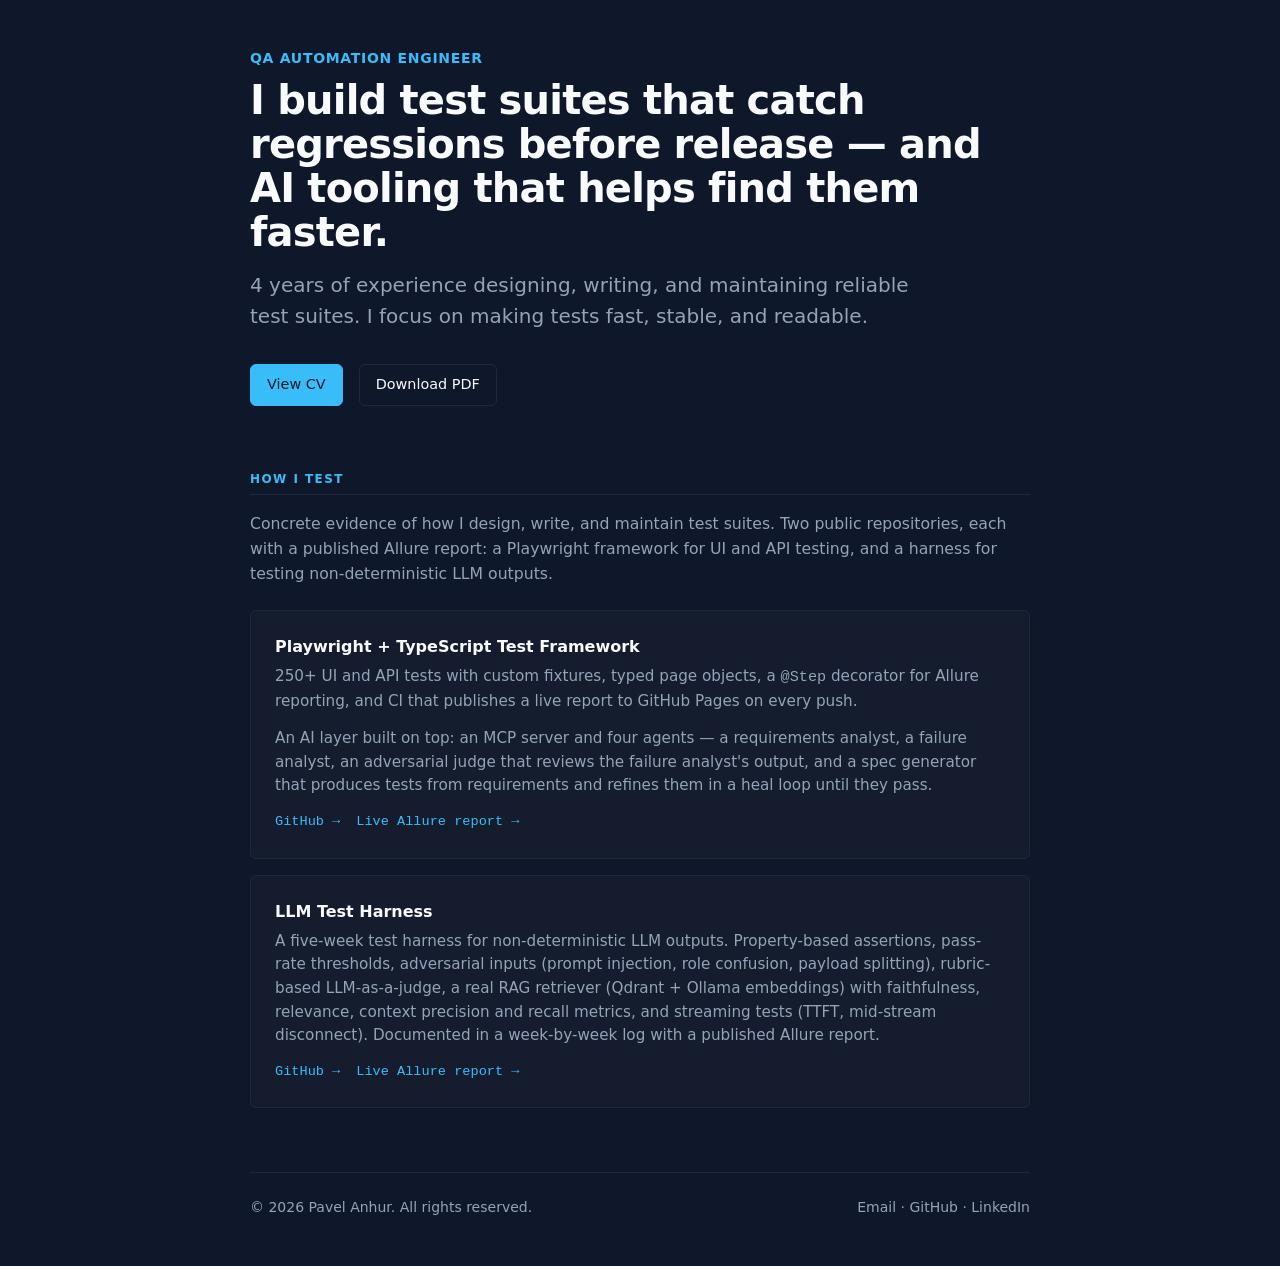
<file: index.html>
<!DOCTYPE html>
<html lang="en">

<head>
  <meta charset="UTF-8">
  <meta name="viewport" content="width=device-width, initial-scale=1.0">
  <title>Pavel Anhur — QA Automation Engineer</title>
  <meta name="description"
    content="QA Automation Engineer with 4 years of experience. I build test suites that catch regressions before release. Portfolio and CV.">

  <!-- SEO & Social -->
  <meta property="og:title" content="Pavel Anhur — QA Automation Engineer">
  <meta property="og:description"
    content="Portfolio and CV of a QA Automation Engineer focused on reliable test suites.">
  <meta property="og:type" content="website">
  <meta property="og:url" content="https://pavelanhur.github.io/">
  <meta property="og:image" content="https://pavelanhur.github.io/assets/img/og-card.png">
  <meta property="og:image:width" content="1200">
  <meta property="og:image:height" content="630">
  <meta name="twitter:card" content="summary_large_image">

  <!-- Shared tokens, reset, base, buttons, print base -->
  <link rel="stylesheet" href="./assets/css/styles.css?v=1">
  <!-- Landing-page-specific layout -->
  <link rel="stylesheet" href="./assets/css/home.css?v=1">
</head>

<body>
  <div class="container">

    <!-- =====================================================================
         Hero
         ===================================================================== -->
    <header class="hero">
      <span class="eyebrow">QA Automation Engineer</span>
      <h1 class="hero__title">I build test suites that catch regressions before release — and AI tooling that helps find them faster.</h1>
      <p class="hero__lead">
        4 years of experience designing, writing, and maintaining reliable test suites.
        I focus on making tests fast, stable, and readable.
      </p>
      <div class="hero__actions">
        <a href="./cv.html" class="btn btn--primary">View CV</a>
        <a href="./assets/cv/Pavel-Anhur-CV.pdf" class="btn btn--secondary" download>Download PDF</a>
      </div>
    </header>

    <!-- =====================================================================
         How I Test
         ===================================================================== -->
    <section class="section" id="how-i-test">
      <h2 class="section__title">How I Test</h2>
      <p class="section__lead">
        Concrete evidence of how I design, write, and maintain test suites.
        Two public repositories, each with a published Allure report:
        a Playwright framework for UI and API testing, and a harness for
        testing non-deterministic LLM outputs.
      </p>

      <div class="projects">

        <article class="project">
          <h3 class="project__title">Playwright + TypeScript Test Framework</h3>
          <p class="project__desc">
            250+ UI and API tests with custom fixtures, typed page objects, a
            <code>@Step</code> decorator for Allure reporting, and CI that publishes a
            live report to GitHub Pages on every push.
          </p>
          <p class="project__desc">
            An AI layer built on top: an MCP server and four agents — a requirements
            analyst, a failure analyst, an adversarial judge that reviews the failure
            analyst's output, and a spec generator that produces tests from requirements
            and refines them in a heal loop until they pass.
          </p>
          <div class="project__links">
            <a href="https://github.com/PavelAnhur/playwright-typescript-framework" rel="noopener">GitHub →</a>
            <a href="https://pavelanhur.github.io/playwright-typescript-framework/" rel="noopener">Live Allure report
              →</a>
          </div>
        </article>

        <article class="project">
          <h3 class="project__title">LLM Test Harness</h3>
          <p class="project__desc">
            A five-week test harness for non-deterministic LLM outputs.
            Property-based assertions, pass-rate thresholds, adversarial
            inputs (prompt injection, role confusion, payload splitting),
            rubric-based LLM-as-a-judge, a real RAG retriever (Qdrant +
            Ollama embeddings) with faithfulness, relevance, context
            precision and recall metrics, and streaming tests (TTFT,
            mid-stream disconnect). Documented in a week-by-week log with
            a published Allure report.
          </p>
          <div class="project__links">
            <a href="https://github.com/PavelAnhur/llm-test-harness" rel="noopener">
              GitHub →
            </a>
            <a href="https://pavelanhur.github.io/llm-test-harness/" rel="noopener">
              Live Allure report →
            </a>
          </div>
        </article>

      </div>
    </section>

    <!-- =====================================================================
         Footer
         ===================================================================== -->
    <footer class="footer">
      <span>&copy; 2026 Pavel Anhur. All rights reserved.</span>
      <span>
        <a href="mailto:pavelanhur@gmail.com">Email</a> ·
        <a href="https://github.com/PavelAnhur" rel="noopener">GitHub</a> ·
        <a href="https://www.linkedin.com/in/pavel-anhur-1917821bb/" rel="noopener">LinkedIn</a>
      </span>
    </footer>

  </div>
</body>

</html>
</file>
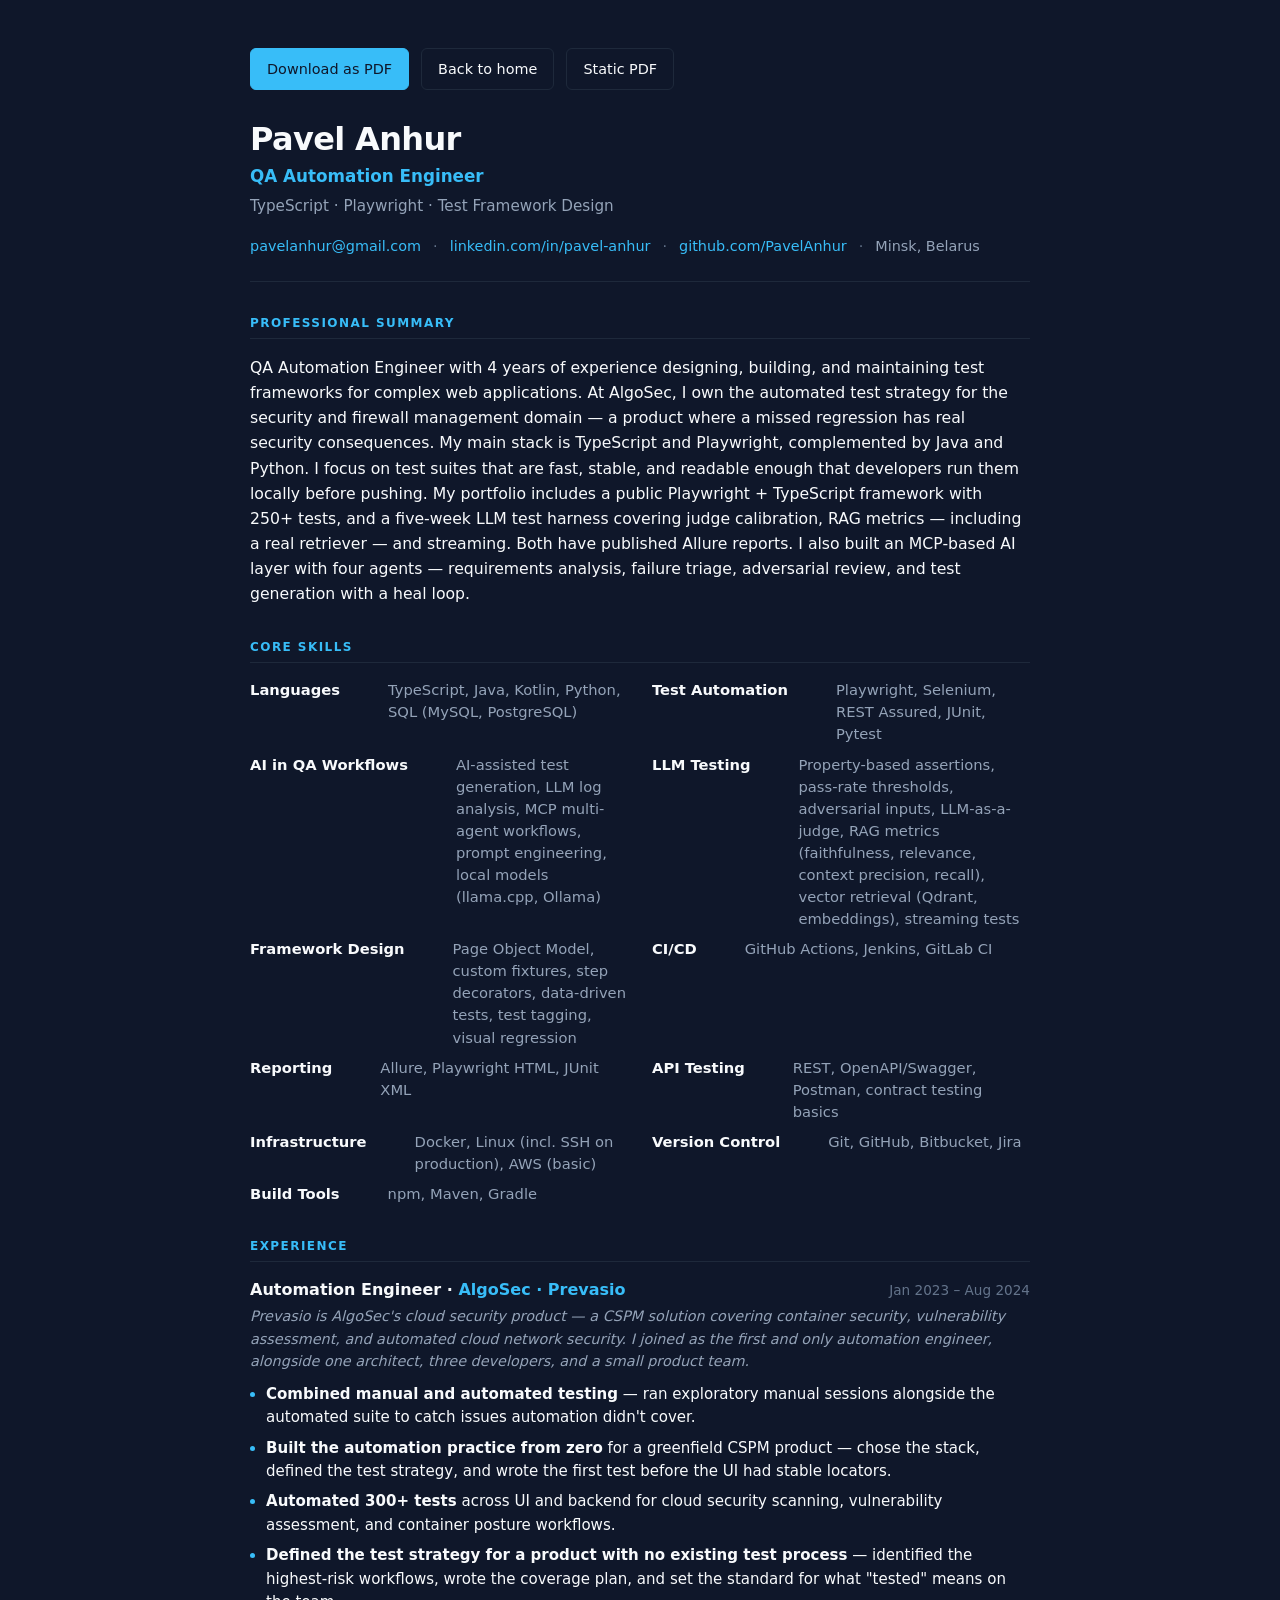
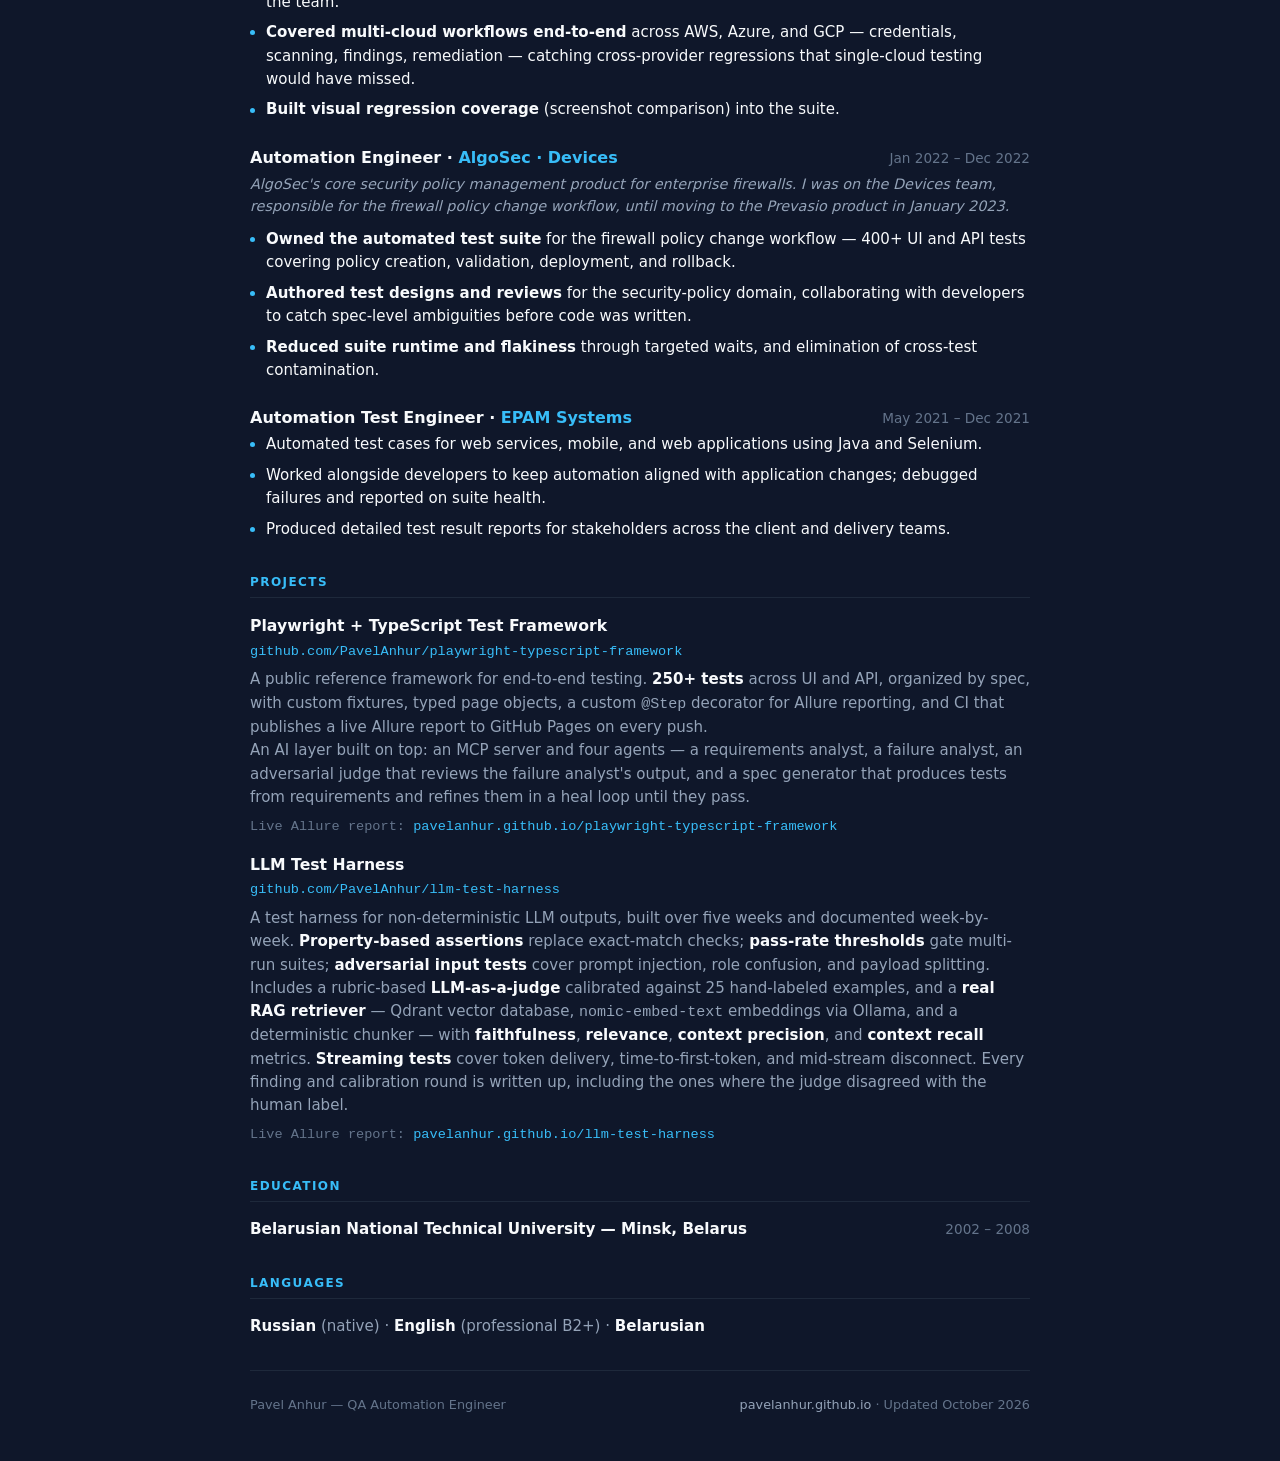
<file: cv.html>
<!DOCTYPE html>
<html lang="en">

<head>
  <meta charset="UTF-8" />
  <meta name="viewport" content="width=device-width, initial-scale=1.0" />
  <title>Pavel Anhur — CV</title>
  <meta name="description"
    content="CV of Pavel Anhur, QA Automation Engineer. TypeScript, Playwright, test framework design." />
  <meta name="robots" content="index, follow" />
  <link rel="canonical" href="https://pavelanhur.github.io/cv.html" />

  <!-- Open Graph for link previews -->
  <meta property="og:type" content="profile" />
  <meta property="og:title" content="Pavel Anhur — CV" />
  <meta property="og:description" content="QA Automation Engineer · TypeScript · Playwright · Test Framework Design" />
  <meta property="og:url" content="https://pavelanhur.github.io/cv.html" />

  <!-- Shared tokens, reset, base, buttons, print base -->
  <link rel="stylesheet" href="./assets/css/styles.css?v=1" />
  <!-- CV-specific layout -->
  <link rel="stylesheet" href="./assets/css/cv.css?v=1" />
</head>

<body>
  <main class="cv">

    <!-- =====================================================================
         Screen-only actions
         ===================================================================== -->
    <div class="cv__actions">
      <button type="button" class="btn btn--primary" onclick="window.print()">
        Download as PDF
      </button>
      <a class="btn btn--secondary" href="./index.html">Back to home</a>
      <a class="btn btn--secondary" href="./assets/cv/Pavel-Anhur-CV.pdf" download>
        Static PDF
      </a>
    </div>

    <!-- =====================================================================
         Header
         ===================================================================== -->
    <header class="cv__header">
      <h1 class="cv__name">Pavel Anhur</h1>
      <p class="cv__role">QA Automation Engineer</p>
      <p class="cv__stack">TypeScript · Playwright · Test Framework Design</p>
      <p class="cv__contact">
        <span><a href="mailto:pavelanhur@gmail.com">pavelanhur@gmail.com</a></span>
        <span class="sep">·</span>
        <span><a href="https://www.linkedin.com/in/pavel-anhur-1917821bb/"
            rel="noopener">linkedin.com/in/pavel-anhur</a></span>
        <span class="sep">·</span>
        <span><a href="https://github.com/PavelAnhur" rel="noopener">github.com/PavelAnhur</a></span>
        <span class="sep">·</span>
        <span>Minsk, Belarus</span>
      </p>
    </header>

    <!-- =====================================================================
         Summary
         ===================================================================== -->
    <section class="cv__section" aria-labelledby="summary-heading">
      <h2 class="cv__section-title" id="summary-heading">Professional Summary</h2>
      <p class="cv__summary">
        QA Automation Engineer with 4 years of experience designing, building, and maintaining
        test frameworks for complex web applications. At AlgoSec, I own the automated test
        strategy for the security and firewall management domain — a product where a missed
        regression has real security consequences. My main stack is TypeScript and Playwright,
        complemented by Java and Python. I focus on test suites that are fast, stable, and
        readable enough that developers run them locally before pushing. My portfolio includes
        a public Playwright + TypeScript framework with 250+ tests, and a five-week LLM test
        harness covering judge calibration, RAG metrics — including a real retriever — and
        streaming. Both have published Allure reports. I also built an MCP-based AI
        layer with four agents — requirements analysis, failure triage, adversarial review,
        and test generation with a heal loop.
      </p>
    </section>

    <!-- =====================================================================
         Skills
         ===================================================================== -->
    <section class="cv__section" aria-labelledby="skills-heading">
      <h2 class="cv__section-title" id="skills-heading">Core Skills</h2>
      <dl class="cv__skills">
        <div class="cv__skill-group">
          <dt>Languages</dt>
          <dd>TypeScript, Java, Kotlin, Python, SQL (MySQL, PostgreSQL)</dd>
        </div>
        <div class="cv__skill-group">
          <dt>Test Automation</dt>
          <dd>Playwright, Selenium, REST Assured, JUnit, Pytest</dd>
        </div>
        <div class="cv__skill-group">
          <dt>AI in QA Workflows</dt>
          <dd>AI-assisted test generation, LLM log analysis, MCP multi-agent workflows,
            prompt engineering, local models (llama.cpp, Ollama)</dd>
        </div>
        <div class="cv__skill-group">
          <dt>LLM Testing</dt>
          <dd>Property-based assertions, pass-rate thresholds, adversarial inputs, LLM-as-a-judge,
            RAG metrics (faithfulness, relevance, context precision, recall), vector retrieval
            (Qdrant, embeddings), streaming tests</dd>
        </div>
        <div class="cv__skill-group">
          <dt>Framework Design</dt>
          <dd>Page Object Model, custom fixtures, step decorators, data-driven tests,
            test tagging, visual regression</dd>
        </div>
        <div class="cv__skill-group">
          <dt>CI/CD</dt>
          <dd>GitHub Actions, Jenkins, GitLab CI</dd>
        </div>
        <div class="cv__skill-group">
          <dt>Reporting</dt>
          <dd>Allure, Playwright HTML, JUnit XML</dd>
        </div>
        <div class="cv__skill-group">
          <dt>API Testing</dt>
          <dd>REST, OpenAPI/Swagger, Postman, contract testing basics</dd>
        </div>
        <div class="cv__skill-group">
          <dt>Infrastructure</dt>
          <dd>Docker, Linux (incl. SSH on production), AWS (basic)</dd>
        </div>
        <div class="cv__skill-group">
          <dt>Version Control</dt>
          <dd>Git, GitHub, Bitbucket, Jira</dd>
        </div>
        <div class="cv__skill-group">
          <dt>Build Tools</dt>
          <dd>npm, Maven, Gradle</dd>
        </div>
      </dl>
    </section>

    <!-- =====================================================================
         Experience
         ===================================================================== -->
    <section class="cv__section cv__section--page-break" aria-labelledby="experience-heading">
      <h2 class="cv__section-title" id="experience-heading">Experience</h2>

      <!-- AlgoSec · Prevasio -->
      <article class="cv__job">
        <div class="cv__job-head">
          <h3 class="cv__job-role">
            Automation Engineer ·
            <span class="cv__job-company">AlgoSec · Prevasio</span>
          </h3>
          <p class="cv__job-period">Jan 2023 – Aug 2024</p>
        </div>
        <p class="cv__job-context">
          Prevasio is AlgoSec's cloud security product — a CSPM solution covering container
          security, vulnerability assessment, and automated cloud network security. I joined
          as the first and only automation engineer, alongside one architect, three developers,
          and a small product team.
        </p>
        <ul class="cv__job-bullets">
          <li>
            <strong>Combined manual and automated testing</strong> — ran exploratory
            manual sessions alongside the automated suite to catch issues automation
            didn't cover.
          </li>
          <li>
            <strong>Built the automation practice from zero</strong> for a greenfield CSPM product —
            chose the stack, defined the test strategy, and wrote the first test before the UI
            had stable locators.
          </li>
          <li>
            <strong>Automated 300+ tests</strong> across UI and backend for cloud security scanning,
            vulnerability assessment, and container posture workflows.
          </li>
          <li>
            <strong>Defined the test strategy for a product with no existing test process</strong> —
            identified the highest-risk workflows, wrote the coverage plan, and set the standard
            for what "tested" means on the team.
          </li>
          <li>
            <strong>Covered multi-cloud workflows end-to-end</strong> across AWS, Azure, and GCP —
            credentials, scanning, findings, remediation — catching cross-provider regressions
            that single-cloud testing would have missed.
          </li>
          <li>
            <strong>Built visual regression coverage</strong> (screenshot comparison) into the
            suite.
          </li>
        </ul>
      </article>

      <!-- AlgoSec · Devices team -->
      <article class="cv__job">
        <div class="cv__job-head">
          <h3 class="cv__job-role">
            Automation Engineer ·
            <span class="cv__job-company">AlgoSec · Devices</span>
          </h3>
          <p class="cv__job-period">Jan 2022 – Dec 2022</p>
        </div>
        <p class="cv__job-context">
          AlgoSec's core security policy management product for enterprise firewalls.
          I was on the Devices team, responsible for the firewall policy change workflow, until
          moving to the Prevasio product in January 2023.
        </p>
        <ul class="cv__job-bullets">
          <li>
            <strong>Owned the automated test suite</strong> for the firewall policy change
            workflow — 400+ UI and API tests covering policy creation, validation,
            deployment, and rollback.
          </li>
          <li>
            <strong>Authored test designs and reviews</strong> for the security-policy domain,
            collaborating with developers to catch spec-level ambiguities before code was
            written.
          </li>
          <li>
            <strong>Reduced suite runtime and flakiness</strong> through targeted waits,
            and elimination of cross-test contamination.
          </li>
        </ul>
      </article>

      <!-- EPAM -->
      <article class="cv__job">
        <div class="cv__job-head">
          <h3 class="cv__job-role">
            Automation Test Engineer ·
            <span class="cv__job-company">EPAM Systems</span>
          </h3>
          <p class="cv__job-period">May 2021 – Dec 2021</p>
        </div>
        <ul class="cv__job-bullets">
          <li>
            Automated test cases for web services, mobile, and web applications using
            Java and Selenium.
          </li>
          <li>
            Worked alongside developers to keep automation aligned with application
            changes; debugged failures and reported on suite health.
          </li>
          <li>
            Produced detailed test result reports for stakeholders across the client and
            delivery teams.
          </li>
        </ul>
      </article>
    </section>

    <!-- =====================================================================
         Projects
         ===================================================================== -->
    <section class="cv__section cv__section--page-break" aria-labelledby="projects-heading">
      <h2 class="cv__section-title" id="projects-heading">Projects</h2>

      <article class="cv__project">
        <h3 class="cv__project-title">
          Playwright + TypeScript Test Framework
        </h3>
        <p class="cv__project-meta">
          <a href="https://github.com/PavelAnhur/playwright-typescript-framework" rel="noopener">
            github.com/PavelAnhur/playwright-typescript-framework
          </a>
        </p>
        <p class="cv__project-desc">
          A public reference framework for end-to-end testing. <strong>250+ tests</strong>
          across UI and API, organized by spec, with custom fixtures, typed page objects,
          a custom <code>@Step</code> decorator for Allure reporting, and CI that publishes
          a live Allure report to GitHub Pages on every push.
        </p>
        <p class="cv__project-desc">
          An AI layer built on top: an MCP server and four agents — a requirements analyst,
          a failure analyst, an adversarial judge that reviews the failure analyst's output,
          and a spec generator that produces tests from requirements and refines them in a
          heal loop until they pass.
        </p>
        <p class="cv__project-meta" style="margin-top: 0.4rem;">
          Live Allure report:
          <a href="https://pavelanhur.github.io/playwright-typescript-framework/" rel="noopener">
            pavelanhur.github.io/playwright-typescript-framework
          </a>
        </p>
      </article>

      <article class="cv__project">
        <h3 class="cv__project-title">
          LLM Test Harness
        </h3>
        <p class="cv__project-meta">
          <a href="https://github.com/PavelAnhur/llm-test-harness" rel="noopener">
            github.com/PavelAnhur/llm-test-harness
          </a>
        </p>
        <p class="cv__project-desc">
          A test harness for non-deterministic LLM outputs, built over five weeks
          and documented week-by-week. <strong>Property-based assertions</strong> replace
          exact-match checks; <strong>pass-rate thresholds</strong> gate multi-run suites;
          <strong>adversarial input tests</strong> cover prompt injection, role confusion,
          and payload splitting. Includes a rubric-based <strong>LLM-as-a-judge</strong>
          calibrated against 25 hand-labeled examples, and a <strong>real RAG retriever</strong>
          — Qdrant vector database, <code>nomic-embed-text</code> embeddings via Ollama, and
          a deterministic chunker — with <strong>faithfulness</strong>, <strong>relevance</strong>,
          <strong>context precision</strong>, and <strong>context recall</strong> metrics.
          <strong>Streaming tests</strong> cover token delivery, time-to-first-token, and
          mid-stream disconnect. Every finding and calibration round is written up, including
          the ones where the judge disagreed with the human label.
        </p>
        <p class="cv__project-meta" style="margin-top: 0.4rem;">
          Live Allure report:
          <a href="https://pavelanhur.github.io/llm-test-harness/" rel="noopener">
            pavelanhur.github.io/llm-test-harness
          </a>
        </p>
      </article>
    </section>

    <!-- =====================================================================
         Education
         ===================================================================== -->
    <section class="cv__section" aria-labelledby="education-heading">
      <h2 class="cv__section-title" id="education-heading">Education</h2>
      <div class="cv__edu">
        <span class="cv__edu-name">Belarusian National Technical University — Minsk, Belarus</span>
        <span class="cv__edu-period">2002 – 2008</span>
      </div>
    </section>

    <!-- =====================================================================
         Languages
         ===================================================================== -->
    <section class="cv__section" aria-labelledby="languages-heading">
      <h2 class="cv__section-title" id="languages-heading">Languages</h2>
      <p class="cv__languages">
        <strong>Russian</strong> (native) ·
        <strong>English</strong> (professional B2+) ·
        <strong>Belarusian</strong>
      </p>
    </section>

    <!-- =====================================================================
         Footer (screen only)
         ===================================================================== -->
    <footer class="cv__footer">
      <span>Pavel Anhur — QA Automation Engineer</span>
      <span>
        <a href="https://pavelanhur.github.io/">pavelanhur.github.io</a>
        · Updated October 2026
      </span>
    </footer>

  </main>
</body>

</html>
</file>
<file: assets/css/styles.css>
/* ==========================================================================
   Design tokens
   ========================================================================== */
:root {
  /* Colors */
  --bg: #0f172a;
  --fg: #f8fafc;
  --muted: #94a3b8;
  --muted-dim: #64748b;
  --accent: #38bdf8;
  --border: #1e293b;
  --surface: #1e293b;

  /* Typography */
  --font-sans: system-ui, -apple-system, "Segoe UI", Roboto, sans-serif;
  --font-mono: ui-monospace, "SF Mono", Menlo, Consolas, monospace;

  /* Layout */
  --max-width: 780px;
  --radius: 6px;
  --space-1: 0.5rem;
  --space-2: 1rem;
  --space-3: 1.5rem;
  --space-4: 2rem;
  --space-5: 3rem;
  --space-6: 4rem;

  /* Print tokens — overridden in @media print */
  --print-bg: #ffffff;
  --print-fg: #111827;
  --print-muted: #4b5563;
  --print-border: #d1d5db;
  --print-accent: #0369a1;
}

/* ==========================================================================
   Reset
   ========================================================================== */
*,
*::before,
*::after {
  box-sizing: border-box;
}

html {
  -webkit-text-size-adjust: 100%;
}

body,
h1,
h2,
h3,
h4,
p,
ul,
ol,
li,
figure {
  margin: 0;
  padding: 0;
}

ul,
ol {
  list-style: none;
}

img {
  max-width: 100%;
  display: block;
}

/* ==========================================================================
   Base
   ========================================================================== */
body {
  font-family: var(--font-sans);
  background: var(--bg);
  color: var(--fg);
  line-height: 1.55;
  font-size: 16px;
  padding: var(--space-5) var(--space-3);
  display: flex;
  justify-content: center;
  min-height: 100vh;
}

a {
  color: var(--accent);
  text-decoration: none;
  border-bottom: 1px solid transparent;
  transition: border-color 0.15s ease;
}

a:hover {
  border-bottom-color: currentColor;
}

/* ==========================================================================
   Shared button styles
   ========================================================================== */
.btn {
  display: inline-block;
  padding: 0.55rem 1rem;
  border-radius: var(--radius);
  font-size: 0.9rem;
  font-weight: 500;
  text-decoration: none;
  border: 1px solid transparent;
  cursor: pointer;
  transition: all 0.15s ease;
  font-family: inherit;
}

.btn--primary {
  background: var(--accent);
  color: var(--bg);
  border-color: var(--accent);
}

.btn--primary:hover {
  filter: brightness(1.05);
  border-bottom-color: var(--accent);
}

.btn--secondary {
  background: transparent;
  color: var(--fg);
  border-color: var(--border);
}

.btn--secondary:hover {
  border-color: var(--muted);
  border-bottom-color: var(--muted);
}

/* ==========================================================================
   Print — A4, black on white, no chrome
   Shared across all pages.
   ========================================================================== */
@page {
  size: A4;
  margin: 14mm 14mm 14mm 14mm;
}

@media print {
  :root {
    --bg: var(--print-bg);
    --fg: var(--print-fg);
    --muted: var(--print-muted);
    --muted-dim: var(--print-muted);
    --accent: var(--print-accent);
    --border: var(--print-border);
    --surface: #f3f4f6;
  }

  body {
    padding: 0;
    background: #fff;
    color: var(--print-fg);
    font-size: 10pt;
    line-height: 1.45;
    display: block;
    min-height: auto;
  }

  a {
    color: var(--print-accent);
    text-decoration: none;
    border-bottom: none;
  }

  h1,
  h2,
  h3 {
    page-break-after: avoid;
    break-after: avoid;
  }

  p,
  li,
  h1,
  h2,
  h3 {
    orphans: 3;
    widows: 3;
  }
}

/* ==========================================================================
   Reduced motion
   ========================================================================== */
@media (prefers-reduced-motion: reduce) {
  * {
    transition: none !important;
    animation: none !important;
  }
}
</file>
<file: assets/css/home.css>
/* ==========================================================================
   Landing page styles
   Loaded by index.html on top of assets/css/styles.css.
   Only rules for this page live here.
   ========================================================================== */

.container {
  max-width: var(--max-width);
  width: 100%;
}

/* --------------------------------------------------------------------------
   Hero
   -------------------------------------------------------------------------- */
.hero {
  margin-bottom: var(--space-6);
}

.eyebrow {
  color: var(--accent);
  font-weight: 600;
  text-transform: uppercase;
  letter-spacing: 0.05em;
  font-size: 0.875rem;
  margin-bottom: 0.5rem;
  display: block;
}

.hero__title {
  font-size: 2.5rem;
  line-height: 1.1;
  margin: 0 0 1rem 0;
  letter-spacing: -0.02em;
}

.hero__lead {
  font-size: 1.25rem;
  color: var(--muted);
  margin-bottom: var(--space-4);
  max-width: 90%;
}

.hero__actions {
  display: flex;
  gap: 1rem;
  flex-wrap: wrap;
}

/* --------------------------------------------------------------------------
   Section
   -------------------------------------------------------------------------- */
.section {
  margin-bottom: var(--space-6);
}

.section__title {
  font-size: 0.75rem;
  font-weight: 700;
  text-transform: uppercase;
  letter-spacing: 0.12em;
  color: var(--accent);
  margin-bottom: var(--space-2);
  padding-bottom: 0.35rem;
  border-bottom: 1px solid var(--border);
}

.section__lead {
  color: var(--muted);
  margin-bottom: var(--space-3);
  font-size: 0.98rem;
  line-height: 1.6;
}

/* --------------------------------------------------------------------------
   Project cards
   -------------------------------------------------------------------------- */
.projects {
  display: grid;
  gap: var(--space-2);
}

.project {
  padding: var(--space-3);
  border: 1px solid var(--border);
  border-radius: var(--radius);
  background: rgba(255, 255, 255, 0.02);
  transition: border-color 0.15s ease;
  break-inside: avoid;
}

.project:hover {
  border-color: var(--muted-dim);
}

.project__title {
  font-size: 1rem;
  font-weight: 700;
  color: var(--fg);
  margin-bottom: 0.35rem;
}

.project__desc {
  font-size: 0.95rem;
  color: var(--muted);
  line-height: 1.55;
  margin-bottom: 0.85rem;
}

.project__links {
  display: flex;
  gap: 1rem;
  flex-wrap: wrap;
  font-size: 0.9rem;
}

.project__links a {
  font-family: var(--font-mono);
  font-size: 0.85rem;
}

/* --------------------------------------------------------------------------
   Footer
   -------------------------------------------------------------------------- */
.footer {
  margin-top: var(--space-6);
  padding-top: var(--space-3);
  border-top: 1px solid var(--border);
  font-size: 0.875rem;
  color: var(--muted);
  display: flex;
  flex-wrap: wrap;
  justify-content: space-between;
  gap: 0.5rem 1rem;
}

.footer a {
  color: var(--muted);
}

.footer a:hover {
  color: var(--accent);
}

/* ==========================================================================
   Print — landing-page-specific overrides only.
   Shared print base (page size, tokens, orphans/widows) is in styles.css.
   ========================================================================== */
@media print {

  .hero__actions,
  .footer {
    display: none !important;
  }

  .container {
    max-width: none;
  }

  .project {
    background: transparent;
    border-color: var(--print-border);
  }
}
</file>
<file: assets/css/cv.css>
/* ==========================================================================
   CV page styles
   Loaded by cv.html on top of assets/css/styles.css.
   Only rules prefixed with .cv__ live here.
   ========================================================================== */

.cv {
  width: 100%;
  max-width: var(--max-width);
}

/* --------------------------------------------------------------------------
   Header
   -------------------------------------------------------------------------- */
.cv__header {
  padding-bottom: var(--space-3);
  border-bottom: 1px solid var(--border);
  margin-bottom: var(--space-4);
}

.cv__name {
  font-size: 2rem;
  line-height: 1.1;
  letter-spacing: -0.02em;
  font-weight: 700;
  margin-bottom: 0.35rem;
}

.cv__role {
  font-size: 1.05rem;
  color: var(--accent);
  font-weight: 600;
  margin-bottom: 0.4rem;
}

.cv__stack {
  font-size: 0.95rem;
  color: var(--muted);
  margin-bottom: var(--space-2);
}

.cv__contact {
  font-size: 0.9rem;
  color: var(--muted);
  display: flex;
  flex-wrap: wrap;
  gap: 0.25rem 0.75rem;
}

.cv__contact span {
  white-space: nowrap;
}

.cv__contact .sep {
  color: var(--muted-dim);
}

/* --------------------------------------------------------------------------
   Sections
   -------------------------------------------------------------------------- */
.cv__section {
  margin-bottom: var(--space-4);
  break-inside: avoid;
  page-break-inside: avoid;
}

.cv__section-title {
  font-size: 0.75rem;
  font-weight: 700;
  text-transform: uppercase;
  letter-spacing: 0.12em;
  color: var(--accent);
  margin-bottom: var(--space-2);
  padding-bottom: 0.35rem;
  border-bottom: 1px solid var(--border);
}

/* --------------------------------------------------------------------------
   Summary
   -------------------------------------------------------------------------- */
.cv__summary {
  color: var(--fg);
  font-size: 0.98rem;
  line-height: 1.6;
}

/* --------------------------------------------------------------------------
   Skills — definition list, two-column on wide, stacked on narrow
   -------------------------------------------------------------------------- */
.cv__skills {
  display: grid;
  grid-template-columns: 1fr;
  gap: 0.5rem 1.5rem;
}

@media (min-width: 640px) {
  .cv__skills {
    grid-template-columns: repeat(2, minmax(0, 1fr));
  }
}

.cv__skill-group {
  display: grid;
  grid-template-columns: max-content 1fr;
  gap: 0.5rem;
  font-size: 0.92rem;
  line-height: 1.5;
  break-inside: avoid;
}

.cv__skill-group dt {
  font-weight: 600;
  color: var(--fg);
  white-space: nowrap;
}

.cv__skill-group dd {
  color: var(--muted);
}

/* --------------------------------------------------------------------------
   Experience
   -------------------------------------------------------------------------- */
.cv__job {
  margin-bottom: var(--space-3);
  break-inside: avoid;
  page-break-inside: avoid;
}

.cv__job:last-child {
  margin-bottom: 0;
}

.cv__job-head {
  display: flex;
  flex-wrap: wrap;
  justify-content: space-between;
  align-items: baseline;
  gap: 0.25rem 1rem;
  margin-bottom: 0.15rem;
}

.cv__job-role {
  font-size: 1rem;
  font-weight: 700;
  color: var(--fg);
}

.cv__job-company {
  color: var(--accent);
}

.cv__job-period {
  font-size: 0.85rem;
  color: var(--muted-dim);
  font-variant-numeric: tabular-nums;
  white-space: nowrap;
}

.cv__job-context {
  font-size: 0.9rem;
  color: var(--muted);
  margin-bottom: 0.65rem;
  font-style: italic;
}

.cv__job-bullets {
  display: grid;
  gap: 0.45rem;
  font-size: 0.94rem;
  line-height: 1.55;
}

.cv__job-bullets li {
  position: relative;
  padding-left: 1rem;
  color: var(--fg);
  break-inside: avoid;
}

.cv__job-bullets li::before {
  content: "";
  position: absolute;
  left: 0;
  top: 0.6em;
  width: 5px;
  height: 5px;
  background: var(--accent);
  border-radius: 50%;
}

.cv__job-bullets strong {
  color: var(--fg);
  font-weight: 600;
}

/* --------------------------------------------------------------------------
   Projects
   -------------------------------------------------------------------------- */
.cv__project {
  margin-bottom: var(--space-2);
  break-inside: avoid;
}

.cv__project-title {
  font-size: 0.98rem;
  font-weight: 700;
  color: var(--fg);
  margin-bottom: 0.15rem;
}

.cv__project-meta {
  font-size: 0.85rem;
  color: var(--muted-dim);
  font-family: var(--font-mono);
  margin-bottom: 0.4rem;
}

.cv__project-meta a {
  font-family: var(--font-mono);
  font-size: 0.85rem;
}

.cv__project-desc {
  font-size: 0.94rem;
  color: var(--muted);
  line-height: 1.55;
}

.cv__project-desc strong {
  color: var(--fg);
  font-weight: 600;
}

/* --------------------------------------------------------------------------
   Education
   -------------------------------------------------------------------------- */
.cv__edu {
  display: flex;
  flex-wrap: wrap;
  justify-content: space-between;
  align-items: baseline;
  gap: 0.25rem 1rem;
  font-size: 0.95rem;
}

.cv__edu-name {
  font-weight: 600;
}

.cv__edu-period {
  color: var(--muted-dim);
  font-size: 0.85rem;
  font-variant-numeric: tabular-nums;
}

/* --------------------------------------------------------------------------
   Languages
   -------------------------------------------------------------------------- */
.cv__languages {
  font-size: 0.94rem;
  color: var(--muted);
}

.cv__languages strong {
  color: var(--fg);
  font-weight: 600;
}

/* --------------------------------------------------------------------------
   Footer (screen only)
   -------------------------------------------------------------------------- */
.cv__footer {
  margin-top: var(--space-4);
  padding-top: var(--space-3);
  border-top: 1px solid var(--border);
  font-size: 0.8rem;
  color: var(--muted-dim);
  display: flex;
  flex-wrap: wrap;
  justify-content: space-between;
  gap: 0.5rem;
}

.cv__footer a {
  color: var(--muted);
}

.cv__footer a:hover {
  color: var(--accent);
}

/* --------------------------------------------------------------------------
   Action buttons (screen only)
   -------------------------------------------------------------------------- */
.cv__actions {
  display: flex;
  gap: 0.75rem;
  flex-wrap: wrap;
  margin-bottom: var(--space-4);
}

/* ==========================================================================
   Print — CV-specific overrides only.
   Shared print base (page size, tokens, orphans/widows) is in styles.css.
   ========================================================================== */
@media print {
  .cv {
    max-width: none;
  }

  .cv__actions,
  .cv__footer {
    display: none !important;
  }

  .cv__section-title {
    page-break-after: avoid;
    break-after: avoid;
  }

  .cv__job-bullets li,
  .cv__project,
  .cv__job {
    page-break-inside: avoid;
    break-inside: avoid;
  }

  .cv__header {
    padding-bottom: 8pt;
    margin-bottom: 14pt;
  }

  .cv__section {
    margin-bottom: 12pt;
  }

  .cv__job {
    margin-bottom: 10pt;
  }

  .cv__skills {
    gap: 3pt 14pt;
  }

  .cv__job-bullets {
    gap: 2pt;
  }

  .cv__name,
  .cv__job-role,
  .cv__project-title,
  .cv__edu-name,
  .cv__skill-group dt,
  .cv__job-bullets strong {
    color: var(--print-fg);
  }

  .cv__role,
  .cv__section-title,
  .cv__job-company {
    color: var(--print-accent);
  }

  .cv__job-bullets li::before {
    background: var(--print-accent);
    print-color-adjust: exact;
    -webkit-print-color-adjust: exact;
  }

  .cv__section--page-break {
    break-before: page;
    page-break-before: always;  /* legacy alias */
  }
}
</file>
